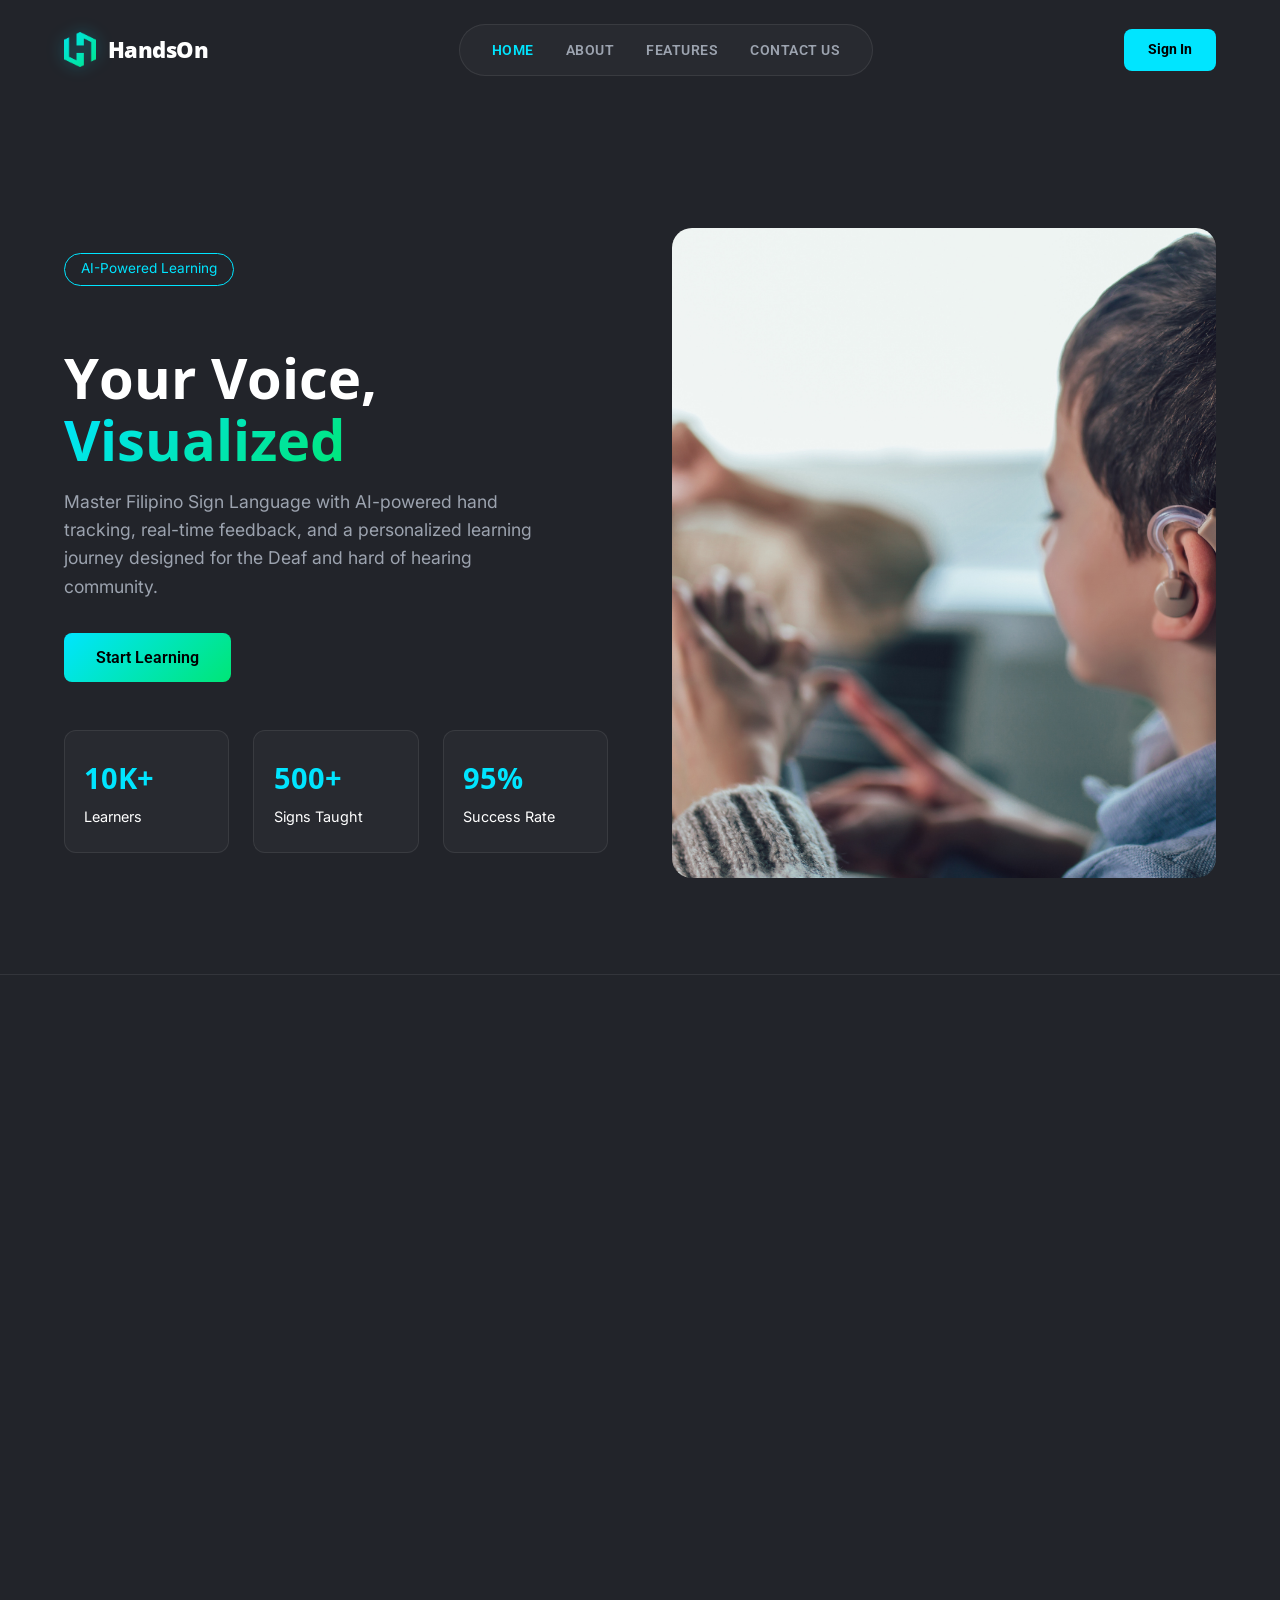
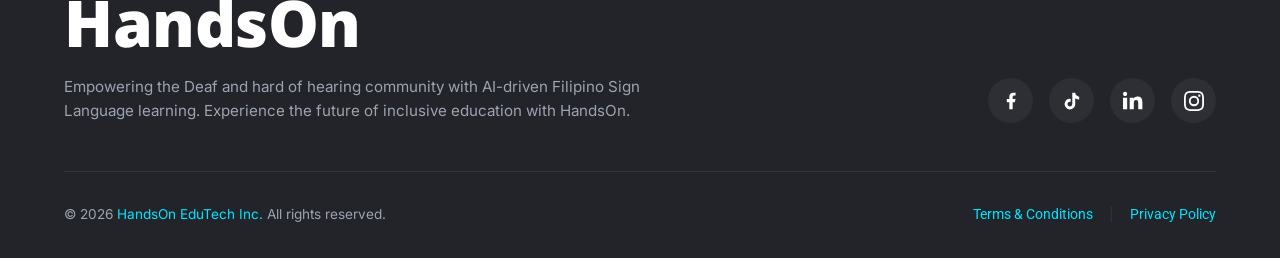
<file: index.html>
<!DOCTYPE html>
<html lang="en">
<head>
    <meta charset="UTF-8">
    <meta name="viewport" content="width=device-width, initial-scale=1.0">
    <title>HandsOn - FSL Learning</title>
    <link rel="icon" type="image/png" sizes="32x32" href="assets/logo.png">
    
    <!-- Google Fonts Import for Performance -->
    <link rel="preconnect" href="https://fonts.googleapis.com">
    <link rel="preconnect" href="https://fonts.gstatic.com" crossorigin>
    <link href="https://fonts.googleapis.com/css2?family=Inter:ital,opsz,wght@0,14..32,100..900;1,14..32,100..900&family=Open+Sans:ital,wght@0,300..800;1,300..800&family=Roboto:ital,wght@0,100..900;1,100..900&display=swap" rel="stylesheet">
    
    <link rel="stylesheet" href="css/index.css">
</head>
<body>
    
    <!-- Navbar -->
    <nav class="navbar">
        
        <div class="logo-wrapper">
            <!-- Replace 'assets/logo.png' with your actual file path -->
            <img src="assets/logo.png" alt="HandsOn Logo" class="nav-logo-img">
            <div class="logo-text">HandsOn</div>
        </div>
                
        <!-- The centralized pill menu with correct # IDs -->
        <ul class="nav-links">
            <li><a href="#home">HOME</a></li>
            <li><a href="#about-section">ABOUT</a></li>
            <li><a href="#features-section">FEATURES</a></li>
            <li><a href="#footer">CONTACT US</a></li>
        </ul>

        <!-- The two buttons on the right -->
        <div class="nav-actions">
            <a href="login.html" class="btn-solid">Sign In</a>
        </div>
    </nav>

    <!-- Hero Section -->
    <header id="home" class="hero">
        <div class="hero-content">
            <span class="pill-badge">AI-Powered Learning</span>
            <h1>Your Voice,<br><span class="text-gradient">Visualized</span></h1>
            <p>Master Filipino Sign Language with AI-powered hand tracking, real-time feedback, and a personalized learning journey designed for the Deaf and hard of hearing community.</p>
            
            <div class="hero-actions">
                <a href="login.html" class="btn-primary">Start Learning</a>
            </div>

            <div class="hero-stats">
                <div class="stat">
                    <h3>10K+</h3>
                    <p>Learners</p>
                </div>
                <div class="stat">
                    <h3>500+</h3>
                    <p>Signs Taught</p>
                </div>
                <div class="stat">
                    <h3>95%</h3>
                    <p>Success Rate</p>
                </div>
            </div>
        </div>
        <div class="hero-image">
            <img src="assets/hero.png" alt="Hero Image">
        </div>
    </header>

    <!-- About Us Section -->
    <section id="about-section" class="about-section fade-in-section">
        <div class="about-image">
            <!-- Placeholder for a team photo or graphic -->
            <div class="image-placeholder">
                <img src="assets/about-us.png" alt="HandsOn Logo" class="about-logo-img">
            </div>
        </div>
        <div class="about-content">
            <h2>Bridging the Gap with Technology</h2>
            <p>Communication should have no barriers. HandsOn is an interactive learning platform dedicated to making Filipino Sign Language (FSL) accessible, accurate, and engaging for everyone. By combining advanced computer vision with an intuitive learning environment, we provide real-time validation to help users master hand poses with precision and confidence.</p>
            <p>Our goal goes beyond just teaching a language. We aim to foster a more inclusive society where the Deaf and hard-of-hearing community can connect seamlessly with the world around them.</p>
            
            <ul class="about-list">
                <li><span class="check-icon">✓</span> AI-driven continuous feedback loop</li>
                <li><span class="check-icon">✓</span> Designed specifically for FSL syntax</li>
                <li><span class="check-icon">✓</span> Empowering communication everywhere</li>
            </ul>
        </div>
    </section>

    <!-- Features Section -->
    <section id="features-section" class="features-section fade-in-section">
        <h2>Learn at Your Own Pace</h2>
        <p>Our platform combines cutting-edge AI with accessibility-first design</p>
        
        <div class="features-grid">
            <!-- Card 1 -->
            <div class="feature-card">
                <div class="feature-icon">
                    <svg xmlns="http://www.w3.org/2000/svg" viewBox="0 0 24 24"><path d="M4 4h3l2-2h6l2 2h3a2 2 0 0 1 2 2v12a2 2 0 0 1-2 2H4a2 2 0 0 1-2-2V6a2 2 0 0 1 2-2zm8 3a5 5 0 1 0 0 10 5 5 0 0 0 0-10zm0 2a3 3 0 1 1 0 6 3 3 0 0 1 0-6z"/></svg>
                </div>
                <h3>AI Hand Tracking</h3>
                <p>Advanced computer vision analyzes your hand movements in real-time for accurate feedback.</p>
            </div>
            
            <!-- Card 2 -->
            <div class="feature-card">
                <div class="feature-icon">
                    <svg xmlns="http://www.w3.org/2000/svg" viewBox="0 0 24 24"><path d="M13 2L3 14h9l-1 8 10-12h-9l1-8z"/></svg>
                </div>
                <h3>Instant Feedback</h3>
                <p>Get immediate visual cues with color-coded indicators to correct your form instantly.</p>
            </div>
            
            <!-- Card 3 -->
            <div class="feature-card">
                <div class="feature-icon">
                    <svg xmlns="http://www.w3.org/2000/svg" viewBox="0 0 24 24"><path d="M3 4a2 2 0 0 1 2-2h14a2 2 0 0 1 2 2v16a2 2 0 0 1-2 2H5a2 2 0 0 1-2-2V4zm2 2v12h14V6H5zm2 2h10v2H7V8zm0 4h10v2H7v-2z"/></svg>
                </div>
                <h3>Structured Path</h3>
                <p>Follow a carefully designed curriculum from basics to advanced FSL conversations.</p>
            </div>
            
            <!-- Card 4 -->
            <div class="feature-card">
                <div class="feature-icon">
                    <svg xmlns="http://www.w3.org/2000/svg" viewBox="0 0 24 24"><path d="M12 2C6.48 2 2 6.48 2 12s4.48 10 10 10 10-4.48 10-10S17.52 2 12 2zm0 3c1.66 0 3 1.34 3 3s-1.34 3-3 3-3-1.34-3-3 1.34-3 3-3zm0 14.2c-2.5 0-4.71-1.28-6-3.22.03-1.99 4-3.08 6-3.08 1.99 0 5.97 1.09 6 3.08-1.29 1.94-3.5 3.22-6 3.22z"/></svg>
                </div>
                <h3>Community Support</h3>
                <p>Connect with other learners and native signers in a supportive environment.</p>
            </div>
            
            <!-- Card 5 -->
            <div class="feature-card">
                <div class="feature-icon">
                    <svg xmlns="http://www.w3.org/2000/svg" viewBox="0 0 24 24"><path d="M19 3H5c-1.11 0-2 .9-2 2v14c0 1.1.89 2 2 2h14c1.1 0 2-.9 2-2V5c0-1.1-.9-2-2-2zm-9 14l-5-5 1.41-1.41L10 14.17l7.59-7.59L19 8l-9 9z"/></svg>
                </div>
                <h3>Progress Tracking</h3>
                <p>Maintain streaks, earn achievements, and visualize your learning journey.</p>
            </div>
            
            <!-- Card 6 -->
            <div class="feature-card">
                <div class="feature-icon">
                    <svg xmlns="http://www.w3.org/2000/svg" viewBox="0 0 24 24"><path d="M21 21H3v-2h18v2zM13 2h-2v6h2V2zm4.29 14l-2.25-3H8.96l-2.25 3h10.58zM8.5 11l-2.5 3.33V18h12v-3.67L15.5 11h-7z"/></svg>
                </div>
                <h3>Practice Labs</h3>
                <p>Test your skills in AI-powered scenarios that simulate real FSL conversations.</p>
            </div>
        </div>
    </section>

    <!-- CTA Section -->
    <section id="cta-section" class="cta-section fade-in-section">
        <div class="cta-box">
            <h2>Ready to Begin?</h2>
            <p>Join thousands of learners mastering sign language with AI assistance</p>
            <a href="login.html" class="btn-primary">Start Your Journey</a>
        </div>
    </section>
    
    <!-- Main Footer -->
    <footer id="footer" class="main-footer">
        <div class="footer-top">
            <div class="footer-brand">
                <div class="logo">HandsOn</div>
                <p>Empowering the Deaf and hard of hearing community with AI-driven Filipino Sign Language learning. Experience the future of inclusive education with HandsOn.</p>
            </div>
            
            <div class="footer-socials">
                <!-- Facebook -->
                <a href="#" class="social-icon">
                    <svg xmlns="http://www.w3.org/2000/svg" viewBox="0 0 24 24"><path d="M14 13.5h2.5l1-4H14v-2c0-1.03 0-2 2-2h1.5V2.14c-.326-.043-1.557-.14-2.857-.14C11.928 2 10 3.657 10 6.7v2.8H7v4h3V22h4v-8.5z"/></svg>
                </a>
                <!-- TikTok -->
                <a href="#" class="social-icon">
                    <svg xmlns="http://www.w3.org/2000/svg" viewBox="0 0 24 24"><path d="M19.59 6.69a4.83 4.83 0 0 1-3.77-4.25V2h-3.45v13.67a2.89 2.89 0 0 1-5.2 1.74 2.89 2.89 0 0 1 2.31-4.64 2.93 2.93 0 0 1 .88.13V9.4a6.84 6.84 0 0 0-1-.05A6.33 6.33 0 0 0 5 20.1a6.34 6.34 0 0 0 10.86-4.43v-7a8.16 8.16 0 0 0 4.77 1.52v-3.4a4.85 4.85 0 0 1-1-.1z"/></svg>
                </a>
                <!-- LinkedIn -->
                <a href="#" class="social-icon">
                    <svg xmlns="http://www.w3.org/2000/svg" viewBox="0 0 24 24"><path d="M4.98 3.5c0 1.381-1.11 2.5-2.48 2.5s-2.48-1.119-2.48-2.5c0-1.38 1.11-2.5 2.48-2.5s2.48 1.12 2.48 2.5zm.02 4.5h-5v14h5v-14zm7.982 0h-4.968v14h4.969v-7.396c0-1.979.375-3.904 2.834-3.904 2.417 0 2.449 2.274 2.449 4.029v7.271h4.988v-7.982c0-4.275-.92-7.541-5.882-7.541-2.396 0-4.004 1.314-4.676 2.569h-.033V8z"/></svg>
                </a>
                <!-- Instagram -->
                <a href="#" class="social-icon">
                    <svg xmlns="http://www.w3.org/2000/svg" viewBox="0 0 24 24"><path d="M12 2.163c3.204 0 3.584.012 4.85.07 3.252.148 4.771 1.691 4.919 4.919.058 1.265.069 1.645.069 4.849 0 3.205-.012 3.584-.069 4.849-.149 3.225-1.664 4.771-4.919 4.919-1.266.058-1.644.07-4.85.07-3.204 0-3.584-.012-4.849-.07-3.26-.149-4.771-1.699-4.919-4.92-.058-1.265-.07-1.644-.07-4.849 0-3.204.013-3.583.07-4.849.149-3.227 1.664-4.771 4.919-4.919 1.266-.057 1.645-.069 4.849-.069zM12 0C8.741 0 8.333.014 7.053.072 2.695.272.273 2.69.073 7.052.014 8.333 0 8.741 0 12c0 3.259.014 3.668.072 4.948.2 4.358 2.618 6.78 6.98 6.98C8.333 23.986 8.741 24 12 24c3.259 0 3.668-.014 4.948-.072 4.354-.2 6.782-2.618 6.979-6.98.059-1.28.073-1.689.073-4.948 0-3.259-.014-3.667-.072-4.947-.196-4.354-2.617-6.78-6.979-6.98C15.668.014 15.259 0 12 0zm0 5.838a6.162 6.162 0 100 12.324 6.162 6.162 0 000-12.324zM12 16a4 4 0 110-8 4 4 0 010 8zm6.406-11.845a1.44 1.44 0 100 2.881 1.44 1.44 0 000-2.881z"/></svg>
                </a>
            </div>
        </div>

        <div class="footer-bottom">
            <p>&copy; 2026 <span class="highlight-text">HandsOn EduTech Inc.</span> All rights reserved.</p>
            <div class="footer-links">
                <a href="#">Terms & Conditions</a>
                <span class="separator">|</span>
                <a href="#">Privacy Policy</a>
            </div>
        </div>
    </footer>

    <!-- Scroll Animation JavaScript -->
    <script>
        document.addEventListener("DOMContentLoaded", function() {
            
            // --- 1. SCROLL FADE ANIMATION ---
            const observer = new IntersectionObserver((entries) => {
                entries.forEach(entry => {
                    if (entry.isIntersecting) {
                        entry.target.classList.add('is-visible');
                    } else {
                        entry.target.classList.remove('is-visible');
                    }
                });
            }, {
                threshold: 0.15 
            });

            const hiddenElements = document.querySelectorAll('.fade-in-section');
            hiddenElements.forEach((el) => observer.observe(el));

            // --- 2. SCROLL SPY FOR NAVBAR LINKS ---
            const sections = document.querySelectorAll("header[id], section[id], footer[id]");
            const navLinks = document.querySelectorAll(".nav-links a");

            window.addEventListener("scroll", () => {
                let current = "";
                
                // Find out which section is currently on the screen
                sections.forEach((section) => {
                    const sectionTop = section.offsetTop;
                    if (scrollY >= (sectionTop - 200)) {
                        current = section.getAttribute("id");
                    }
                });

                // THE FIX: Check if we are at the absolute bottom of the page!
                // If we hit the bottom, force the active section to be the footer.
                if ((window.innerHeight + Math.round(window.scrollY)) >= document.body.offsetHeight - 50) {
                    current = "footer";
                }

                // Remove 'active' from all links, and add it to the current one
                navLinks.forEach((link) => {
                    link.classList.remove("active");
                    if (link.getAttribute("href") === `#${current}`) {
                        link.classList.add("active");
                    }
                });
            });
        });
    </script>
</body>
</html>
</file>
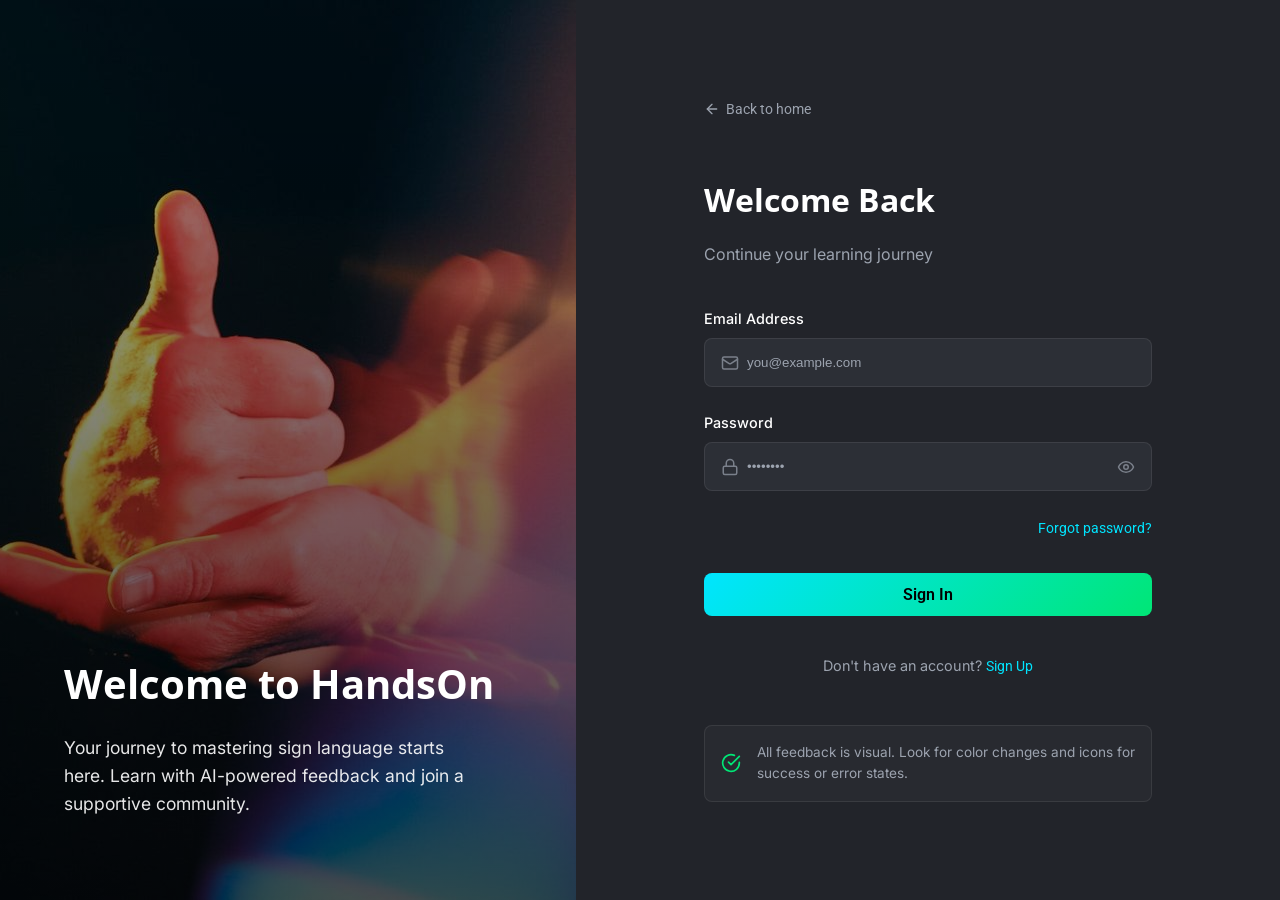
<file: login.html>
<!DOCTYPE html>
<html lang="en">
<head>
    <meta charset="UTF-8">
    <meta name="viewport" content="width=device-width, initial-scale=1.0">
    <title>Sign In - HandsOn</title>
    <link rel="stylesheet" href="css/auth.css">
</head>
<body class="auth-layout">
    <div class="auth-container">
        
        <div class="auth-banner">            
            <div class="banner-text">
                <h2>Welcome to HandsOn</h2>
                <p>Your journey to mastering sign language starts here. Learn with AI-powered feedback and join a supportive community.</p>
            </div>
        </div>

        <div class="auth-form-section">
            <a href="index.html" class="back-link" style="display: flex; align-items: center; gap: 6px;">
                <svg xmlns="http://www.w3.org/2000/svg" width="16" height="16" viewBox="0 0 24 24" fill="none" stroke="currentColor" stroke-width="2" stroke-linecap="round" stroke-linejoin="round">
                    <path d="m12 19-7-7 7-7"/><path d="M19 12H5"/>
                </svg>
                Back to home
            </a>
            
            <div class="auth-header">
                <h1>Welcome Back</h1>
                <p>Continue your learning journey</p>
            </div>

            <form action="dashboard.html" class="auth-form">
                <div class="input-group">
                    <label for="email">Email Address</label>
                    <div class="input-wrapper">
                        <span class="icon" style="display: flex; align-items: center;">
                            <svg xmlns="http://www.w3.org/2000/svg" width="18" height="18" viewBox="0 0 24 24" fill="none" stroke="currentColor" stroke-width="2" stroke-linecap="round" stroke-linejoin="round">
                                <rect width="20" height="16" x="2" y="4" rx="2"/><path d="m22 7-8.97 5.7a1.94 1.94 0 0 1-2.06 0L2 7"/>
                            </svg>
                        </span>
                        <input type="email" id="email" placeholder="you@example.com" required>
                    </div>
                </div>

                <div class="input-group">
                    <label for="password">Password</label>
                    <div class="input-wrapper">
                        <span class="icon" style="display: flex; align-items: center;">
                            <svg xmlns="http://www.w3.org/2000/svg" width="18" height="18" viewBox="0 0 24 24" fill="none" stroke="currentColor" stroke-width="2" stroke-linecap="round" stroke-linejoin="round">
                                <rect width="18" height="11" x="3" y="11" rx="2" ry="2"/><path d="M7 11V7a5 5 0 0 1 10 0v4"/>
                            </svg>
                        </span>
                        <input type="password" id="password" placeholder="••••••••" required>
                        <span class="icon-right" id="togglePassword" style="display: flex; align-items: center; cursor: pointer;">
                            <svg xmlns="http://www.w3.org/2000/svg" width="18" height="18" viewBox="0 0 24 24" fill="none" stroke="currentColor" stroke-width="2" stroke-linecap="round" stroke-linejoin="round">
                                <path d="M2 12s3-7 10-7 10 7 10 7-3 7-10 7-10-7-10-7Z"/><circle cx="12" cy="12" r="3"/>
                            </svg>
                        </span>
                    </div>
                </div>

                <div class="form-actions">
                    <a href="#" class="forgot-link">Forgot password?</a>
                </div>

                <button type="submit" class="btn-primary auth-submit">Sign In</button>
            </form>

            <p class="auth-switch">Don't have an account? <a href="signup.html">Sign Up</a></p>

            <div class="visual-alert">
                <span class="alert-icon" style="display: flex; align-items: center; color: #00e676;">
                    <svg xmlns="http://www.w3.org/2000/svg" width="20" height="20" viewBox="0 0 24 24" fill="none" stroke="currentColor" stroke-width="2" stroke-linecap="round" stroke-linejoin="round">
                        <path d="M22 11.08V12a10 10 0 1 1-5.93-9.14"/><path d="m9 11 3 3L22 4"/>
                    </svg>
                </span>
                <p>All feedback is visual. Look for color changes and icons for success or error states.</p>
            </div>
        </div>

    </div>

    <script>
        const togglePassword = document.querySelector('#togglePassword');
        const password = document.querySelector('#password');

        togglePassword.addEventListener('click', function (e) {
            // Toggle the type attribute
            const type = password.getAttribute('type') === 'password' ? 'text' : 'password';
            password.setAttribute('type', type);
            
            // Swap the SVG icon based on the state
            if (type === 'text') {
                // Eye-Off Icon (Crossed out)
                this.innerHTML = `
                <svg xmlns="http://www.w3.org/2000/svg" width="18" height="18" viewBox="0 0 24 24" fill="none" stroke="currentColor" stroke-width="2" stroke-linecap="round" stroke-linejoin="round">
                    <path d="M9.88 9.88a3 3 0 1 0 4.24 4.24"/><path d="M10.73 5.08A10.43 10.43 0 0 1 12 5c7 0 10 7 10 7a13.16 13.16 0 0 1-1.67 2.68"/><path d="M6.61 6.61A13.526 13.526 0 0 0 2 12s3 7 10 7a9.74 9.74 0 0 0 5.39-1.61"/><line x1="2" y1="2" x2="22" y2="22"/>
                </svg>`;
            } else {
                // Standard Eye Icon
                this.innerHTML = `
                <svg xmlns="http://www.w3.org/2000/svg" width="18" height="18" viewBox="0 0 24 24" fill="none" stroke="currentColor" stroke-width="2" stroke-linecap="round" stroke-linejoin="round">
                    <path d="M2 12s3-7 10-7 10 7 10 7-3 7-10 7-10-7-10-7Z"/><circle cx="12" cy="12" r="3"/>
                </svg>`;
            }
        });
    </script>
</body>
</html>
</file>
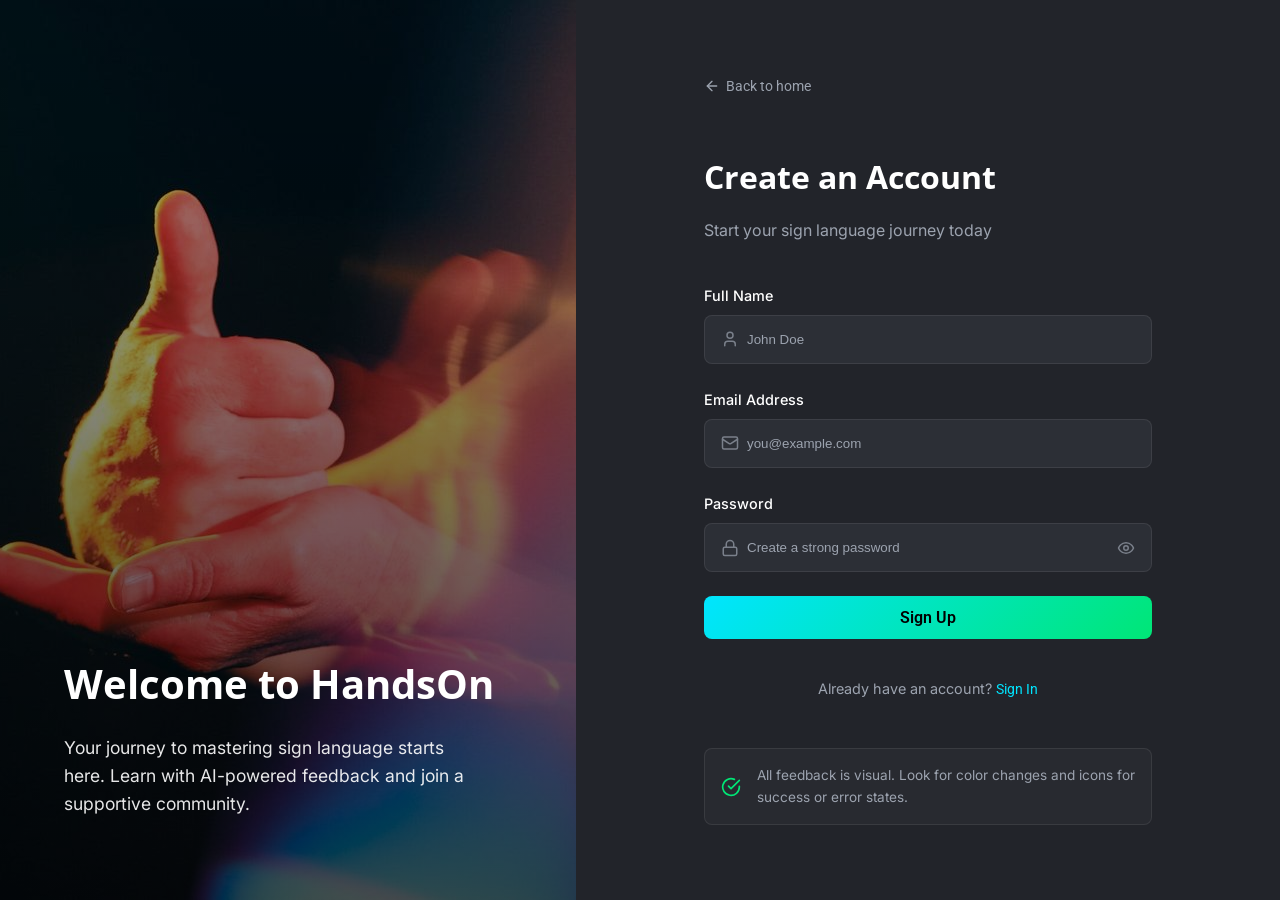
<file: signup.html>
<!DOCTYPE html>
<html lang="en">
<head>
    <meta charset="UTF-8">
    <meta name="viewport" content="width=device-width, initial-scale=1.0">
    <title>Sign Up - HandsOn</title>
    <link rel="stylesheet" href="css/auth.css">
</head>
<body class="auth-layout">
    <div class="auth-container">
        
        <div class="auth-banner">
            <div class="banner-text">
                <h2>Welcome to HandsOn</h2>
                <p>Your journey to mastering sign language starts here. Learn with AI-powered feedback and join a supportive community.</p>
            </div>
        </div>

        <div class="auth-form-section">
            <a href="index.html" class="back-link" style="display: flex; align-items: center; gap: 6px;">
                <svg xmlns="http://www.w3.org/2000/svg" width="16" height="16" viewBox="0 0 24 24" fill="none" stroke="currentColor" stroke-width="2" stroke-linecap="round" stroke-linejoin="round">
                    <path d="m12 19-7-7 7-7"/><path d="M19 12H5"/>
                </svg>
                Back to home
            </a>
            
            <div class="auth-header">
                <h1>Create an Account</h1>
                <p>Start your sign language journey today</p>
            </div>

            <form action="dashboard.html" class="auth-form">
                
                <!-- NEW: Full Name Field -->
                <div class="input-group">
                    <label for="name">Full Name</label>
                    <div class="input-wrapper">
                        <span class="icon" style="display: flex; align-items: center;">
                            <svg xmlns="http://www.w3.org/2000/svg" width="18" height="18" viewBox="0 0 24 24" fill="none" stroke="currentColor" stroke-width="2" stroke-linecap="round" stroke-linejoin="round">
                                <path d="M19 21v-2a4 4 0 0 0-4-4H9a4 4 0 0 0-4 4v2"/><circle cx="12" cy="7" r="4"/>
                            </svg>
                        </span>
                        <input type="text" id="name" placeholder="John Doe" required>
                    </div>
                </div>

                <!-- Existing Email Field -->
                <div class="input-group">
                    <label for="email">Email Address</label>
                    <div class="input-wrapper">
                        <span class="icon" style="display: flex; align-items: center;">
                            <svg xmlns="http://www.w3.org/2000/svg" width="18" height="18" viewBox="0 0 24 24" fill="none" stroke="currentColor" stroke-width="2" stroke-linecap="round" stroke-linejoin="round">
                                <rect width="20" height="16" x="2" y="4" rx="2"/><path d="m22 7-8.97 5.7a1.94 1.94 0 0 1-2.06 0L2 7"/>
                            </svg>
                        </span>
                        <input type="email" id="email" placeholder="you@example.com" required>
                    </div>
                </div>

                <!-- Existing Password Field -->
                <div class="input-group">
                    <label for="password">Password</label>
                    <div class="input-wrapper">
                        <span class="icon" style="display: flex; align-items: center;">
                            <svg xmlns="http://www.w3.org/2000/svg" width="18" height="18" viewBox="0 0 24 24" fill="none" stroke="currentColor" stroke-width="2" stroke-linecap="round" stroke-linejoin="round">
                                <rect width="18" height="11" x="3" y="11" rx="2" ry="2"/><path d="M7 11V7a5 5 0 0 1 10 0v4"/>
                            </svg>
                        </span>
                        <input type="password" id="password" placeholder="Create a strong password" required>
                        <span class="icon-right" id="togglePassword" style="display: flex; align-items: center; cursor: pointer;">
                            <svg xmlns="http://www.w3.org/2000/svg" width="18" height="18" viewBox="0 0 24 24" fill="none" stroke="currentColor" stroke-width="2" stroke-linecap="round" stroke-linejoin="round">
                                <path d="M2 12s3-7 10-7 10 7 10 7-3 7-10 7-10-7-10-7Z"/><circle cx="12" cy="12" r="3"/>
                            </svg>
                        </span>
                    </div>
                </div>

                <!-- Note: Removed the "Forgot Password" link because it's a signup form -->

                <button type="submit" class="btn-primary auth-submit">Sign Up</button>
            </form>

            <p class="auth-switch">Already have an account? <a href="login.html">Sign In</a></p>

            <div class="visual-alert">
                <span class="alert-icon" style="display: flex; align-items: center; color: #00e676;">
                    <svg xmlns="http://www.w3.org/2000/svg" width="20" height="20" viewBox="0 0 24 24" fill="none" stroke="currentColor" stroke-width="2" stroke-linecap="round" stroke-linejoin="round">
                        <path d="M22 11.08V12a10 10 0 1 1-5.93-9.14"/><path d="m9 11 3 3L22 4"/>
                    </svg>
                </span>
                <p>All feedback is visual. Look for color changes and icons for success or error states.</p>
            </div>
        </div>

    </div>

    <script>
        const togglePassword = document.querySelector('#togglePassword');
        const password = document.querySelector('#password');

        togglePassword.addEventListener('click', function (e) {
            // Toggle the type attribute
            const type = password.getAttribute('type') === 'password' ? 'text' : 'password';
            password.setAttribute('type', type);
            
            // Swap the SVG icon based on the state
            if (type === 'text') {
                // Eye-Off Icon (Crossed out)
                this.innerHTML = `
                <svg xmlns="http://www.w3.org/2000/svg" width="18" height="18" viewBox="0 0 24 24" fill="none" stroke="currentColor" stroke-width="2" stroke-linecap="round" stroke-linejoin="round">
                    <path d="M9.88 9.88a3 3 0 1 0 4.24 4.24"/><path d="M10.73 5.08A10.43 10.43 0 0 1 12 5c7 0 10 7 10 7a13.16 13.16 0 0 1-1.67 2.68"/><path d="M6.61 6.61A13.526 13.526 0 0 0 2 12s3 7 10 7a9.74 9.74 0 0 0 5.39-1.61"/><line x1="2" y1="2" x2="22" y2="22"/>
                </svg>`;
            } else {
                // Standard Eye Icon
                this.innerHTML = `
                <svg xmlns="http://www.w3.org/2000/svg" width="18" height="18" viewBox="0 0 24 24" fill="none" stroke="currentColor" stroke-width="2" stroke-linecap="round" stroke-linejoin="round">
                    <path d="M2 12s3-7 10-7 10 7 10 7-3 7-10 7-10-7-10-7Z"/><circle cx="12" cy="12" r="3"/>
                </svg>`;
            }
        });
    </script>
</body>
</html>
</file>
<file: css/index.css>
/* css/index.css - Landing Page Styles */
html {
    scroll-behavior: smooth;
}
/* --- Global Variables --- */
:root {
    /* General & Landing Variables */
    --bg-dark: #22242a; 
    --bg-card: #2c2f36; 
    --text-light: #ffffff;
    --text-muted: #9ca3af;
    --gradient-primary: linear-gradient(135deg, #00e5ff, #00e676);
    --border-subtle: rgba(255, 255, 255, 0.08);

    /* Dashboard Specific Variables */
    --bg-darker: #1f2128;
    --dash-card: #2c2f36;
    --text-main: #ffffff;
    --text-dim: #9ca3af;
    --state-green: #34d399;
    --state-blue: #0ea5e9;
    --state-locked: #374151;
    --border-line: rgba(255, 255, 255, 0.1);
}

body {
    margin: 0;
    font-family: 'Inter', -apple-system, sans-serif;
    background-color: var(--bg-dark);
    color: var(--text-light);
    line-height: 1.6;
}

/* Headings */
h1, h2, h3 {
    font-family: 'Open Sans', sans-serif;
}

h2 {
    font-size: 2.5rem;
    line-height: 1.2;
}

/* Buttons and Navigation Links */
button, a[href], .btn-primary, .btn-secondary, .btn-signin, .navbar, .nav-link, .dropdown-item {
    font-family: 'Roboto', sans-serif;
}

/* Labels */
label {
    font-family: 'Inter', sans-serif;
}

/* --- Navigation --- */
.navbar {
    display: flex;
    justify-content: space-between;
    align-items: center;
    padding: 1.5rem 5%;
    
    /* Makes it float */
    position: sticky;
    top: 0;
    z-index: 1000; 
    
    /* Removed the bottom border to match the seamless look of your reference image */
    background-color: var(--bg-dark); 
}

/* --- Updated Logo Branding --- */
.logo-wrapper {
    display: flex;
    align-items: center;
    gap: 12px;
    text-decoration: none;
}

.nav-logo-img {
    height: 35px; /* Adjust this to match your navbar height */
    width: auto;  /* Maintains aspect ratio */
    object-fit: contain;
    /* Optional: Adds a subtle glow if your logo has transparency */
    filter: drop-shadow(0 0 8px rgba(0, 229, 255, 0.3)); 
}

.logo-text {
    font-size: 1.4rem;
    font-weight: 800;
    letter-spacing: -0.5px;
    font-family: 'Open Sans', sans-serif;
    color: var(--text-light);
}

.logo-text span {
    color: #00e5ff; /* Signature cyan for Project HandsOn */
}
/* --- Central Pill Menu --- */
.nav-links {
    display: flex;
    list-style: none;
    gap: 2rem;
    padding: 0.75rem 2rem;
    background-color: rgba(255, 255, 255, 0.03); /* Subtle pill background */
    border: 1px solid var(--border-subtle);
    border-radius: 50px; /* Pill shape */
    margin: 0;
}

.nav-links a {
    color: var(--text-muted);
    text-decoration: none;
    font-size: 0.85rem;
    font-weight: 600;
    letter-spacing: 0.5px;
    transition: color 0.2s;
}

.nav-links a:hover {
    color: var(--text-light);
}

.nav-links a.active {
    color: #00e5ff; /* Cyan active state */
}

/* --- Right Side Buttons --- */
.nav-actions {
    display: flex;
    gap: 1rem;
    align-items: center;
}

.btn-outline {
    background: transparent;
    border: 1px solid #00e5ff;
    color: #00e5ff;
    padding: 0.6rem 1.5rem;
    border-radius: 8px; 
    font-weight: 600;
    text-decoration: none;
    font-size: 0.9rem;
    transition: transform 0.2s ease, background-color 0.2s ease, box-shadow 0.2s ease, color 0.2s ease;
    cursor: pointer;
}

.btn-outline:hover {
    background: rgba(0, 229, 255, 0.1);
    transform: translateY(-2px);
    box-shadow: 0 8px 18px rgba(0, 229, 255, 0.15);
}

.btn-solid {
    background: #00e5ff; /* Solid cyan */
    color: #000;
    padding: 0.6rem 1.5rem;
    border-radius: 8px;
    font-weight: 700;
    text-decoration: none;
    font-size: 0.9rem;
    transition: transform 0.2s ease, opacity 0.2s ease, box-shadow 0.2s ease;
}

.btn-solid:hover {
    opacity: 0.92;
    transform: translateY(-2px);
    box-shadow: 0 10px 20px rgba(0, 229, 255, 0.22);
}

/* --- Buttons & Utilities --- */
.btn-primary {
    background: var(--gradient-primary);
    color: #000;
    font-weight: 600;
    padding: 0.75rem 2rem;
    border: none;
    border-radius: 8px;
    cursor: pointer;
    text-decoration: none;
    display: inline-block;
    transition: transform 0.2s ease, box-shadow 0.2s ease, filter 0.2s ease;
}

.btn-primary:hover {
    transform: translateY(-2px);
    box-shadow: 0 10px 24px rgba(0, 229, 255, 0.22);
    filter: brightness(1.03);
}

.btn-secondary {
    background: rgba(255, 255, 255, 0.1);
    color: var(--text-light);
    font-weight: 600;
    padding: 0.75rem 2rem;
    border: none;
    border-radius: 8px;
    cursor: pointer;
    transition: transform 0.2s ease, background-color 0.2s ease, box-shadow 0.2s ease;
}

.btn-secondary:hover {
    background: rgba(255, 255, 255, 0.16);
    transform: translateY(-2px);
    box-shadow: 0 8px 18px rgba(0, 0, 0, 0.2);
}

.text-gradient {
    background: var(--gradient-primary);
    -webkit-background-clip: text;
    -webkit-text-fill-color: transparent;
}

/* --- Hero Section --- */
.hero {
    display: flex;
    /* We use padding to control the exact size instead of 100vh */
    /* 8rem top, 5% right, 6rem bottom, 5% left */
    padding: 8rem 5% 6rem 5%; 
    gap: 4rem;
    align-items: center;
    border-bottom: 1px solid var(--border-subtle); 
}

.hero-content {
    flex: 1;
}

.pill-badge {
    border: 1px solid #00e5ff;
    color: #00e5ff;
    padding: 0.3rem 1rem;
    border-radius: 20px;
    font-size: 0.85rem;
    display: inline-block;
    margin-bottom: 1.5rem;
}

.hero h1 {
    font-size: 3.5rem;
    line-height: 1.1;
    margin-bottom: 1rem;
}

.hero p {
    color: var(--text-muted);
    font-size: 1.1rem;
    margin-bottom: 2rem;
    max-width: 90%;
}

.hero-actions {
    display: flex;
    gap: 1rem;
    margin-bottom: 3rem;
}

.hero-stats {
    display: flex;
    gap: 1.5rem; /* Reduced from 3rem so the cards look balanced */
    margin-top: 2rem;
}

.stat {
    flex: 1; /* Makes all cards equal width */
    background-color: rgba(255, 255, 255, 0.03); /* Subtle dark background */
    border: 1px solid rgba(255, 255, 255, 0.08); /* Faint gray border */
    border-radius: 12px;
    padding: 1.5rem 1.2rem;
    transition: transform 0.2s ease, box-shadow 0.2s ease, border-color 0.2s;
}

/* The glowing active card effect (like the first SOFI card) */
.stat.active-stat {
    border-color: #00e5ff;
    background-color: rgba(0, 229, 255, 0.02);
    box-shadow: 0 10px 30px rgba(0, 229, 255, 0.15); /* Soft cyan glow */
}

/* Optional hover effect for the other cards */
.stat:not(.active-stat):hover {
    border-color: rgba(0, 229, 255, 0.5);
    transform: translateY(-2px);
}

.stat h3 {
    font-size: 1.8rem; /* Slightly larger for impact */
    margin: 0 0 0.2rem 0; /* Tiny gap below the number */
    color: #00e5ff; /* Cyan numbers! */
}

.stat p {
    font-size: 0.9rem;
    margin: 0;
    color: var(--text-light);
}

/* Make them stack neatly on mobile */
@media (max-width: 768px) {
    .hero-stats {
        flex-direction: column;
    }
}

.hero-image {
    flex: 1;
    background: #333; 
    height: 650px;
    border-radius: 20px;
    position: relative;
}

/* ADD THIS NEW RULE */
.hero-image img {
    width: 100%;
    height: 100%;
    object-fit: cover; /* Makes the image fill the box without squishing or stretching */
    border-radius: 20px; /* Matches the container's rounded corners */
}

/* --- Features Section --- */
.features-section {
    display: flex;
    flex-direction: column;
    align-items: center;
    padding: 5rem 5%;
    gap: 2rem;
    text-align: center;
}

.features-section > p {
    max-width: 680px;
    margin: 0;
    color: var(--text-muted);
}

.features-grid {
    width: 100%;
    display: grid;
    grid-template-columns: repeat(3, 1fr);
    gap: 2rem;
}

.feature-card {
    background-color: #1a1c23; /* Much darker background to match your reference */
    padding: 2.5rem 2rem;
    border-radius: 12px;
    text-align: left;
    border: 1px solid rgba(255, 255, 255, 0.02);
    box-shadow: 0 4px 20px rgba(0, 0, 0, 0.3);
    position: relative;
    overflow: hidden;
    transition: transform 0.3s ease, box-shadow 0.3s ease;
}

/* Creates the glowing green/cyan line at the bottom when hovered */
.feature-card::after {
    content: '';
    position: absolute;
    bottom: 0;
    left: 0;
    width: 100%;
    height: 3px;
    background: var(--gradient-primary); 
    opacity: 0;
    transition: opacity 0.3s ease;
}

.feature-card:hover {
    transform: translateY(-5px);
    box-shadow: 0 10px 30px rgba(0, 0, 0, 0.5);
}

.feature-card:hover::after {
    opacity: 1;
}

/* Circular Icon Container */
.feature-icon {
    width: 48px;
    height: 48px;
    background-color: rgba(0, 229, 255, 0.1); /* Faint cyan background */
    border-radius: 50%;
    display: flex;
    align-items: center;
    justify-content: center;
    color: #00e5ff; /* Cyan icon color */
    margin-bottom: 1.5rem;
}

/* Size and fill the SVG icons */
.feature-icon svg {
    width: 24px;
    height: 24px;
    fill: currentColor;
}

/* Cyan Headings */
.feature-card h3 {
    color: #00e5ff;
    margin-top: 0;
    margin-bottom: 0.8rem;
    font-size: 1.25rem;
    letter-spacing: 0.5px;
}

/* Muted Text */
.feature-card p {
    color: var(--text-muted);
    font-size: 0.95rem;
    line-height: 1.6;
    margin: 0;
}

/* Responsive Grid for Mobile */
@media (max-width: 992px) {
    .features-grid {
        grid-template-columns: repeat(2, 1fr);
    }
}

@media (max-width: 768px) {
    .features-grid {
        grid-template-columns: 1fr;
    }
}

/* --- Bottom CTA Section --- */
.cta-section {
    padding: 5rem 5%;
}

.cta-box {
    background: linear-gradient(135deg, #1f4247, #1e3a34);
    padding: 4rem 2rem;
    text-align: center;
    border-radius: 20px;
}

.cta-box h2 {
    margin-bottom: 0.5rem;
}

.cta-box p {
    color: var(--text-muted);
    margin-bottom: 2rem;
}

footer {
    text-align: center;
    padding: 2rem;
    color: var(--text-muted);
    font-size: 0.85rem;
    border-top: 1px solid var(--border-subtle);
}

/* --- Scroll Animations --- */
.fade-in-section {
    opacity: 0;
    transform: translateY(40px); /* Pushes it down slightly */
    visibility: hidden;
    transition: opacity 0.8s ease-out, transform 0.8s ease-out;
    will-change: opacity, visibility;
}

.fade-in-section.is-visible {
    opacity: 1;
    transform: none; /* Brings it back to original position */
    visibility: visible;
}

/* --- About Us Section --- */
.about-section {
    display: flex;
    padding: 5rem 5%;
    gap: 4rem;
    align-items: center;
    border-bottom: 1px solid var(--border-subtle);
    
    /* ADD THIS LINE to offset the sticky navbar */
    scroll-margin-top: 120px; 
}

.about-content {
    flex: 1;
}

.about-content h2 {
    margin-bottom: 1.5rem;
}

.about-content p {
    color: var(--text-muted);
    font-size: 1rem;
    margin-bottom: 1.5rem;
}

/* Bullet list styling */
.about-list {
    list-style: none;
    padding: 0;
    margin-top: 2rem;
}

.about-list li {
    color: var(--text-light);
    margin-bottom: 1rem;
    display: flex;
    align-items: center;
    gap: 10px;
    font-weight: 500;
}

.check-icon {
    color: #00e5ff;
    font-weight: bold;
    background: rgba(0, 229, 255, 0.1);
    width: 24px;
    height: 24px;
    border-radius: 50%;
    display: flex;
    align-items: center;
    justify-content: center;
    font-size: 0.8rem;
}

/* Image Placeholder Styling */
.about-image {
    flex: 1;
}

.image-placeholder {
    width: 100%;
    height: 400px;
    border-radius: 20px;
    display: flex;
    align-items: center;
    justify-content: center;
    color: var(--text-muted);
    font-family: 'Roboto', sans-serif;
    font-weight: 500;
}

/* THE FIX: Force the PNG to stay inside the box */
.image-placeholder img {
    width: 100%;
    height: 100%;
    object-fit: cover; /* This fills the 400px box perfectly without stretching */
    transition: transform 0.3s ease;
}

/* Make it stack on smaller screens */
@media (max-width: 768px) {
    .about-section {
        flex-direction: column-reverse;
        text-align: center;
        gap: 2rem;
    }
    
    .about-list li {
        justify-content: center;
    }
}

/* --- Modern Footer --- */
.main-footer {
    padding: 4rem 5% 2rem;
    background-color: var(--bg-dark);
    border-top: 1px solid var(--border-subtle);
}

.footer-top {
    display: flex;
    justify-content: space-between;
    align-items: flex-end; /* Aligns the social icons to the bottom of the text block */
    margin-bottom: 3rem;
    gap: 2rem;
}

.footer-brand {
    max-width: 600px;
    text-align: left;
}

.footer-brand .logo {
    font-size: 4rem;
    font-weight: 800;
    letter-spacing: -0.5px;
    font-family: 'Open Sans', sans-serif;
    color: var(--text-light);
}

.footer-brand p {
    color: var(--text-muted);
    font-size: 0.95rem;
    line-height: 1.6;
    margin: 0;
}

/* Social Media Circular Icons */
.footer-socials {
    display: flex;
    gap: 1rem;
}

.social-icon {
    width: 45px;
    height: 45px;
    border-radius: 50%;
    background-color: rgba(255, 255, 255, 0.05); /* Subtle dark circle */
    display: flex;
    align-items: center;
    justify-content: center;
    color: var(--text-light);
    text-decoration: none;
    transition: background-color 0.2s, color 0.2s;
}

.social-icon svg {
    width: 20px;
    height: 20px;
    fill: currentColor;
}

.social-icon:hover {
    background-color: #00e5ff; /* Glows cyan on hover */
    color: #000; /* Icon turns black on hover */
}

/* Bottom Copyright and Links */
.footer-bottom {
    display: flex;
    justify-content: space-between;
    align-items: center;
    padding-top: 2rem;
    border-top: 1px solid var(--border-subtle); /* Divider line */
    font-size: 0.85rem;
    color: var(--text-muted);
}

.footer-bottom p {
    margin: 0;
}

.highlight-text {
    color: #00e5ff; /* Cyan company name */
}

.footer-links {
    display: flex;
    align-items: center;
    gap: 1rem;
}

.footer-links a {
    color: #00e5ff; /* Cyan links */
    text-decoration: none;
    transition: opacity 0.2s;
}

.footer-links a:hover {
    opacity: 0.8;
}

.footer-links .separator {
    color: var(--border-subtle);
}

/* Responsive Stacking for Mobile */
@media (max-width: 768px) {
    .footer-top {
        flex-direction: column;
        align-items: flex-start;
    }
    
    .footer-bottom {
        flex-direction: column;
        gap: 1rem;
        align-items: flex-start;
    }
}
</file>
<file: css/auth.css>
@import url('https://fonts.googleapis.com/css2?family=Inter:wght@400;500;600;700&family=Open+Sans:wght@400;600;700&family=Roboto:wght@400;500;700&display=swap');

/* css/auth.css - Authentication Pages (Signup/Login) */

/* --- Global Variables --- */
:root {
    /* General & Landing Variables */
    --bg-dark: #22242a; 
    --bg-card: #2c2f36; 
    --text-light: #ffffff;
    --text-muted: #9ca3af;
    --gradient-primary: linear-gradient(135deg, #00e5ff, #00e676);
    --border-subtle: rgba(255, 255, 255, 0.08);

    /* Dashboard Specific Variables */
    --bg-darker: #1f2128;
    --dash-card: #2c2f36;
    --text-main: #ffffff;
    --text-dim: #9ca3af;
    --state-green: #34d399;
    --state-blue: #0ea5e9;
    --state-locked: #374151;
    --border-line: rgba(255, 255, 255, 0.1);
}

body {
    margin: 0;
    font-family: 'Inter', -apple-system, sans-serif;
    background-color: var(--bg-dark);
    color: var(--text-light);
    line-height: 1.6;
}

/* Headings */
h1, h2, h3 {
    font-family: 'Open Sans', sans-serif;
}

/* Buttons and Navigation Links */
button, a[href], .btn-primary, .btn-secondary, .btn-signin, .navbar, .nav-link, .dropdown-item {
    font-family: 'Roboto', sans-serif;
}

/* Labels */
label {
    font-family: 'Inter', sans-serif;
}

/* --- Authentication Layout --- */
.auth-layout {
    margin: 0;
    height: 100vh;
    overflow: hidden; /* Locks the overall page height so it never stretches */
    display: flex;
    background-color: var(--bg-dark);
}

.auth-container {
    display: flex;
    width: 100%;
    height: 100%;
}

.auth-banner {
    flex: 1;
    background: linear-gradient(rgba(0, 0, 0, 0.3), rgba(0, 0, 0, 0.7)), url('../assets/login picture.png') center/cover;
    display: flex;
    align-items: flex-end;
    padding: 4rem;
    position: relative;
    height: 100%; /* Forces the banner to stay exactly screen height */
    box-sizing: border-box; /* Ensures the padding doesn't accidentally increase the height */
}

.banner-text h2 {
    font-size: 2.5rem;
    margin-bottom: 1rem;
}

.banner-text p {
    color: var(--text-light);
    opacity: 0.9;
    font-size: 1.1rem;
    max-width: 90%;
}

.auth-form-section {
    flex: 1;
    padding: 4rem 10%;
    display: flex;
    flex-direction: column;
    justify-content: center;
    background-color: var(--bg-dark);
    height: 100%; /* Forces the container to stay screen height */
    overflow-y: auto; /* Adds a scrollbar ONLY to the right side if the form gets too tall */
    box-sizing: border-box; /* Ensures the padding doesn't accidentally increase the height */
}

.back-link {
    color: var(--text-muted);
    text-decoration: none;
    font-size: 0.9rem;
    margin-bottom: 2rem;
    display: inline-block;
}

.auth-header h1 {
    font-size: 2rem;
    margin-bottom: 0.5rem;
}

.auth-header p {
    color: var(--text-muted);
    margin-bottom: 2.5rem;
}

.input-group {
    margin-bottom: 1.5rem;
}

.input-group label {
    display: block;
    margin-bottom: 0.5rem;
    font-size: 0.9rem;
    font-weight: 500;
}

.input-wrapper {
    position: relative;
    display: flex;
    align-items: center;
    background-color: var(--bg-card);
    border: 1px solid var(--border-subtle);
    border-radius: 8px;
    padding: 0 1rem;
}

.input-wrapper input {
    background: transparent;
    border: none;
    color: var(--text-light);
    width: 100%;
    padding: 1rem 0.5rem;
    outline: none;
}

.input-wrapper input::placeholder {
    color: var(--text-muted);
}

.icon, .icon-right {
    color: var(--text-muted);
    opacity: 0.7;
}

.icon-right {
    cursor: pointer;
}

.form-actions {
    text-align: right;
    margin-bottom: 2rem;
}

.forgot-link, .auth-switch a {
    color: #00e5ff;
    text-decoration: none;
    font-size: 0.9rem;
}

.auth-submit {
    width: 100%;
    padding: 1rem;
    font-size: 1rem;
    margin-bottom: 1.5rem;
}

.auth-switch {
    text-align: center;
    color: var(--text-muted);
    font-size: 0.9rem;
}

.visual-alert {
    display: flex;
    align-items: center;
    gap: 1rem;
    background-color: rgba(255, 255, 255, 0.03);
    border: 1px solid var(--border-subtle);
    padding: 1rem;
    border-radius: 8px;
    margin-top: 2rem;
}

.visual-alert p {
    margin: 0;
    font-size: 0.85rem;
    color: var(--text-muted);
}

/* --- Buttons --- */
.btn-primary {
    background: var(--gradient-primary);
    color: #000;
    font-weight: 600;
    padding: 0.75rem 2rem;
    border: none;
    border-radius: 8px;
    cursor: pointer;
    text-decoration: none;
    display: inline-block;
}

.btn-secondary {
    background: rgba(255, 255, 255, 0.1);
    color: var(--text-light);
    font-weight: 600;
    padding: 0.75rem 2rem;
    border: none;
    border-radius: 8px;
    cursor: pointer;
}
</file>
